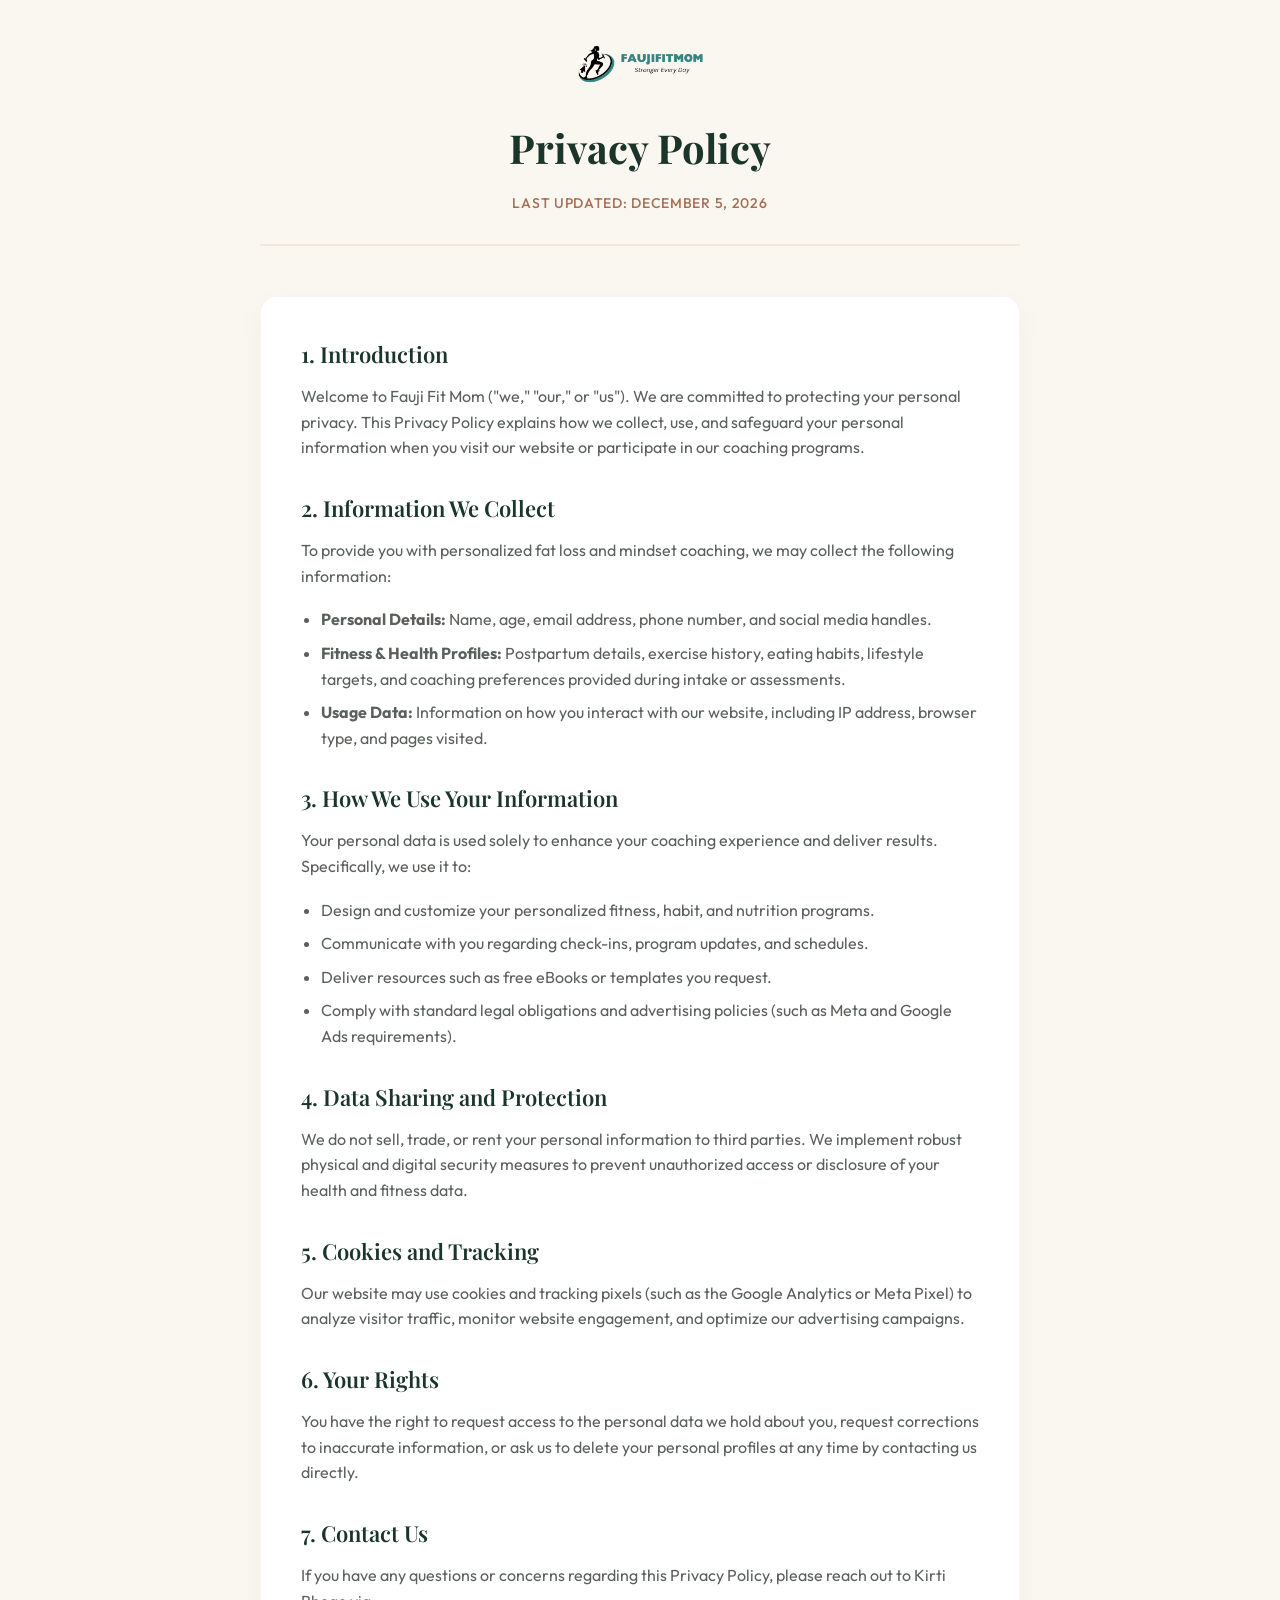
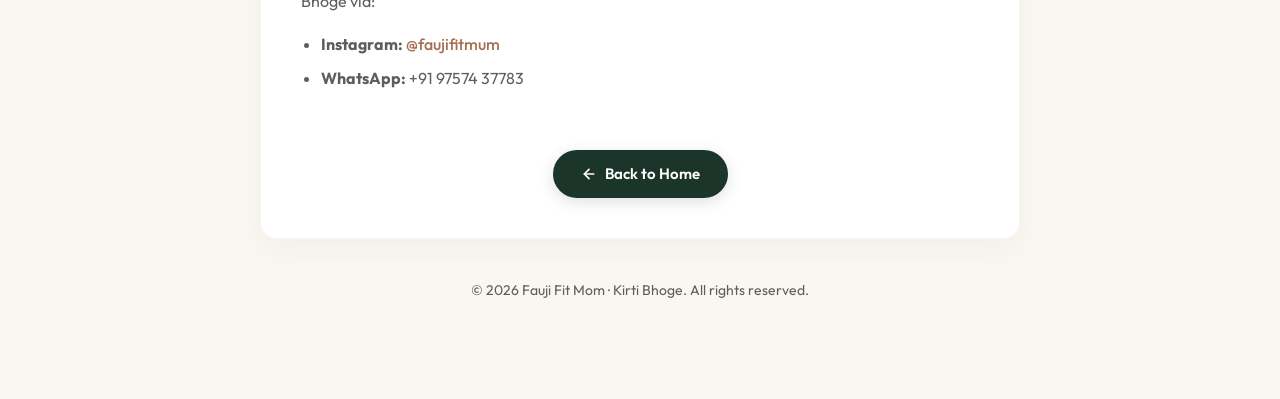
<file: privacy.html>
<!DOCTYPE html>
<html lang="en">
<head>
  <meta charset="UTF-8">
  <meta name="viewport" content="width=device-width, initial-scale=1.0">
  <title>Privacy Policy · Fauji Fit Mom</title>
  <link rel="icon" type="image/png" href="favicon.png">
  <link rel="preconnect" href="https://fonts.googleapis.com">
  <link rel="preconnect" href="https://fonts.gstatic.com" crossorigin>
  <link href="https://fonts.googleapis.com/css2?family=Outfit:wght@300;400;500;600;700;800&family=Playfair+Display:ital,wght@0,400;0,600;0,700;1,400&display=swap" rel="stylesheet">
  <style>
    :root {
      --green-deep: #1B352B;
      --green: #2C4A3E;
      --accent: #C28E73;
      --accent-dark: #A66E53;
      --cream: #FAF6F0;
      --cream-soft: #F5E6D8;
      --charcoal: #2A2D2B;
      --slate: #5A605C;
      --font-body: 'Outfit', sans-serif;
      --font-head: 'Playfair Display', serif;
    }

    * {
      box-sizing: border-box;
      margin: 0;
      padding: 0;
    }

    body {
      background-color: var(--cream);
      color: var(--charcoal);
      font-family: var(--font-body);
      line-height: 1.6;
      font-size: 16px;
      -webkit-font-smoothing: antialiased;
    }

    .container {
      max-width: 800px;
      margin: 0 auto;
      padding: 40px 20px 80px 20px;
    }

    header {
      text-align: center;
      margin-bottom: 50px;
      border-bottom: 2px solid var(--cream-soft);
      padding-bottom: 30px;
    }

    .logo-container {
      margin-bottom: 20px;
      display: inline-block;
    }

    .logo-img {
      height: 48px;
      width: auto;
    }

    h1 {
      font-family: var(--font-head);
      font-weight: 700;
      font-size: clamp(28px, 4vw, 40px);
      color: var(--green-deep);
      margin-bottom: 12px;
    }

    .meta-time {
      font-size: 14px;
      color: var(--accent-dark);
      font-weight: 500;
      text-transform: uppercase;
      letter-spacing: 0.05em;
    }

    .content {
      background: #ffffff;
      border-radius: 16px;
      padding: 40px;
      box-shadow: 0 10px 30px rgba(44, 74, 62, 0.04);
      border: 1px solid rgba(194, 142, 115, 0.1);
    }

    h2 {
      font-family: var(--font-head);
      font-size: 22px;
      color: var(--green-deep);
      margin-top: 30px;
      margin-bottom: 12px;
      font-weight: 600;
    }

    h2:first-of-type {
      margin-top: 0;
    }

    p {
      color: var(--slate);
      margin-bottom: 18px;
    }

    ul {
      margin-left: 20px;
      margin-bottom: 18px;
      color: var(--slate);
    }

    li {
      margin-bottom: 8px;
    }

    .back-btn {
      display: inline-flex;
      align-items: center;
      justify-content: center;
      background-color: var(--green-deep);
      color: #ffffff;
      text-decoration: none;
      padding: 12px 28px;
      border-radius: 30px;
      font-weight: 600;
      font-size: 15px;
      margin-top: 40px;
      transition: all 0.3s ease;
      box-shadow: 0 4px 15px rgba(27, 53, 43, 0.15);
    }

    .back-btn:hover {
      background-color: var(--accent);
      transform: translateY(-2px);
      box-shadow: 0 6px 20px rgba(194, 142, 115, 0.25);
    }

    .back-btn svg {
      margin-right: 8px;
      transition: transform 0.3s ease;
    }

    .back-btn:hover svg {
      transform: translateX(-4px);
    }

    footer {
      text-align: center;
      margin-top: 40px;
      color: var(--slate);
      font-size: 14px;
    }

    @media (max-width: 600px) {
      .container {
        padding: 30px 16px 60px 16px;
      }
      .content {
        padding: 24px;
      }
      h2 {
        font-size: 20px;
      }
    }
  </style>
</head>
<body>

  <div class="container">
    <header>
      <div class="logo-container">
        <img src="logo-ffm.png" alt="Fauji Fit Mom" class="logo-img">
      </div>
      <h1>Privacy Policy</h1>
      <div class="meta-time">
        Last Updated: <span id="current-date">July 24, 2026</span>
      </div>
    </header>

    <main class="content">
      <h2>1. Introduction</h2>
      <p>
        Welcome to Fauji Fit Mom ("we," "our," or "us"). We are committed to protecting your personal privacy. This Privacy Policy explains how we collect, use, and safeguard your personal information when you visit our website or participate in our coaching programs.
      </p>

      <h2>2. Information We Collect</h2>
      <p>
        To provide you with personalized fat loss and mindset coaching, we may collect the following information:
      </p>
      <ul>
        <li><strong>Personal Details:</strong> Name, age, email address, phone number, and social media handles.</li>
        <li><strong>Fitness & Health Profiles:</strong> Postpartum details, exercise history, eating habits, lifestyle targets, and coaching preferences provided during intake or assessments.</li>
        <li><strong>Usage Data:</strong> Information on how you interact with our website, including IP address, browser type, and pages visited.</li>
      </ul>

      <h2>3. How We Use Your Information</h2>
      <p>
        Your personal data is used solely to enhance your coaching experience and deliver results. Specifically, we use it to:
      </p>
      <ul>
        <li>Design and customize your personalized fitness, habit, and nutrition programs.</li>
        <li>Communicate with you regarding check-ins, program updates, and schedules.</li>
        <li>Deliver resources such as free eBooks or templates you request.</li>
        <li>Comply with standard legal obligations and advertising policies (such as Meta and Google Ads requirements).</li>
      </ul>

      <h2>4. Data Sharing and Protection</h2>
      <p>
        We do not sell, trade, or rent your personal information to third parties. We implement robust physical and digital security measures to prevent unauthorized access or disclosure of your health and fitness data.
      </p>

      <h2>5. Cookies and Tracking</h2>
      <p>
        Our website may use cookies and tracking pixels (such as the Google Analytics or Meta Pixel) to analyze visitor traffic, monitor website engagement, and optimize our advertising campaigns.
      </p>

      <h2>6. Your Rights</h2>
      <p>
        You have the right to request access to the personal data we hold about you, request corrections to inaccurate information, or ask us to delete your personal profiles at any time by contacting us directly.
      </p>

      <h2>7. Contact Us</h2>
      <p>
        If you have any questions or concerns regarding this Privacy Policy, please reach out to Kirti Bhoge via:
      </p>
      <ul>
        <li><strong>Instagram:</strong> <a href="https://www.instagram.com/faujifitmum/" target="_blank" rel="noopener noreferrer" style="color: var(--accent-dark); text-decoration: none; font-weight: 500;">@faujifitmum</a></li>
        <li><strong>WhatsApp:</strong> +91 97574 37783</li>
      </ul>

      <div style="text-align: center;">
        <a href="/" class="back-btn">
          <svg width="16" height="16" viewBox="0 0 24 24" fill="none" stroke="currentColor" stroke-width="2.5" stroke-linecap="round" stroke-linejoin="round">
            <line x1="19" y1="12" x2="5" y2="12"></line>
            <polyline points="12 19 5 12 12 5"></polyline>
          </svg>
          Back to Home
        </a>
      </div>
    </main>

    <footer>
      <p>© <span id="current-year">2026</span> Fauji Fit Mom · Kirti Bhoge. All rights reserved.</p>
    </footer>
  </div>

  <script>
    // Dynamically update the date to the current date
    function updateDateTime() {
      const now = new Date();
      
      // Format Date: e.g., "July 24, 2026"
      const dateOptions = { year: 'numeric', month: 'long', day: 'numeric' };
      document.getElementById('current-date').textContent = now.toLocaleDateString('en-US', dateOptions);
      
      // Format Year
      document.getElementById('current-year').textContent = now.getFullYear();
    }
    
    updateDateTime();
  </script>
</body>
</html>
</file>
